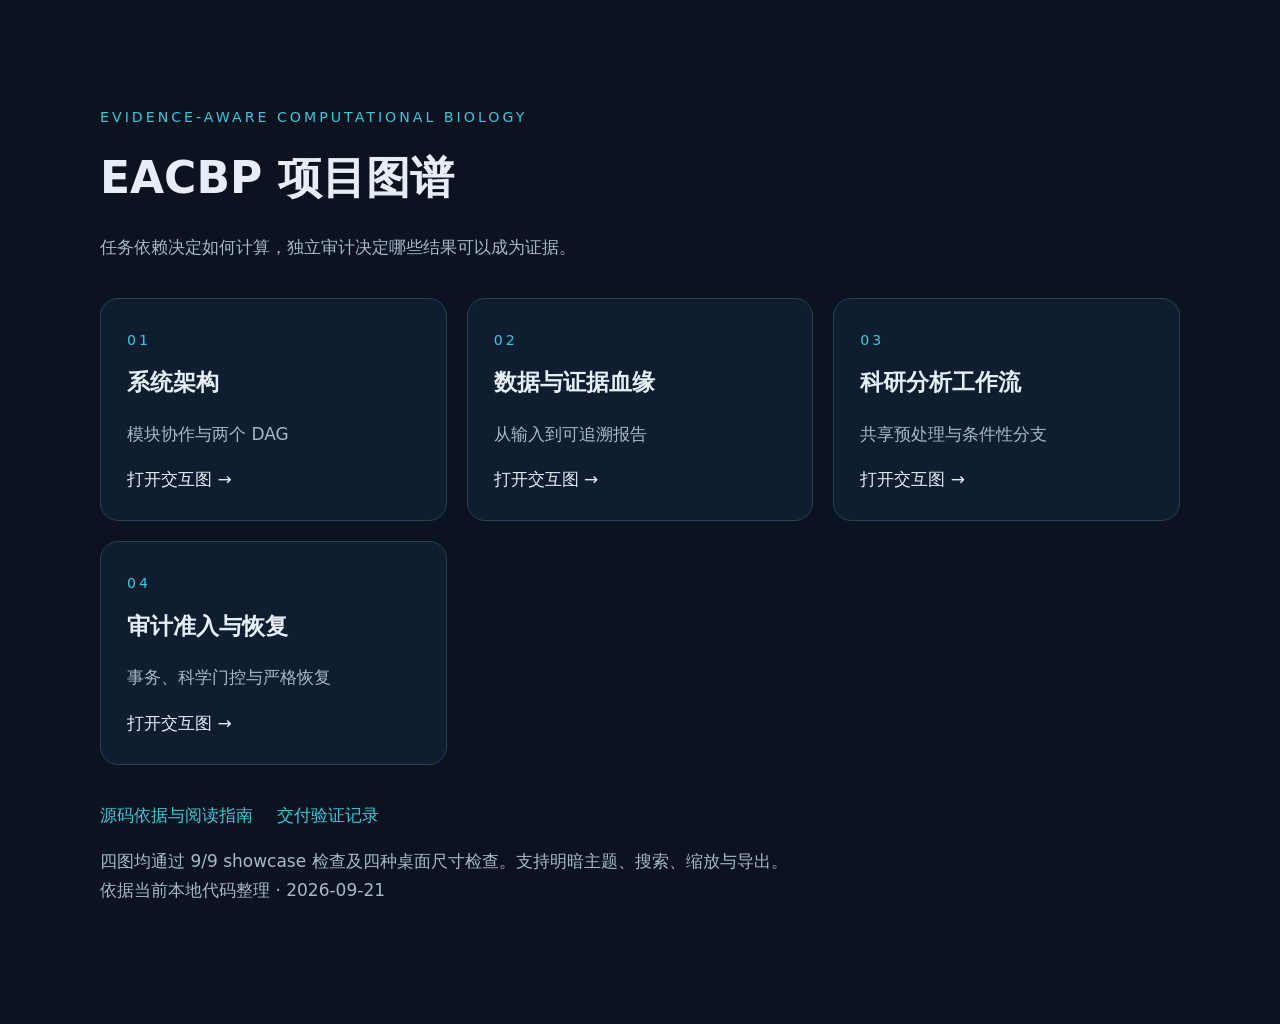
<file: docs/archify/index.html>
<!doctype html><html lang="zh-CN"><meta charset="utf-8"><meta name="viewport" content="width=device-width, initial-scale=1"><title>EACBP 项目图谱</title><style>body{margin:0;background:#0b1220;color:#e5edf7;font:17px/1.7 system-ui,sans-serif}main{max-width:1080px;margin:8vh auto;padding:30px}small{color:#38c9db;letter-spacing:3px}h1{font-size:44px;margin:10px 0}p{color:#a8b8ca}section{display:grid;grid-template-columns:repeat(auto-fit,minmax(300px,1fr));gap:20px;margin:36px 0}a{color:inherit;text-decoration:none}article{padding:26px;border:1px solid #2b3e56;border-radius:18px;background:#101d30}article:hover{border-color:#38c9db}h2{font-size:23px;margin:10px 0}footer a{color:#38c9db;margin-right:24px}</style><main><small>EVIDENCE-AWARE COMPUTATIONAL BIOLOGY</small><h1>EACBP 项目图谱</h1><p>任务依赖决定如何计算，独立审计决定哪些结果可以成为证据。</p><section><a href="architecture.html"><article><small>01</small><h2>系统架构</h2><p>模块协作与两个 DAG</p><span>打开交互图 →</span></article></a><a href="dataflow.html"><article><small>02</small><h2>数据与证据血缘</h2><p>从输入到可追溯报告</p><span>打开交互图 →</span></article></a><a href="research-workflow.html"><article><small>03</small><h2>科研分析工作流</h2><p>共享预处理与条件性分支</p><span>打开交互图 →</span></article></a><a href="audit-recovery.html"><article><small>04</small><h2>审计准入与恢复</h2><p>事务、科学门控与严格恢复</p><span>打开交互图 →</span></article></a></section><footer><a href="README.md">源码依据与阅读指南</a><a href="handoff.json">交付验证记录</a></footer><p>四图均通过 9/9 showcase 检查及四种桌面尺寸检查。支持明暗主题、搜索、缩放与导出。<br>依据当前本地代码整理 · 2026-09-21</p></main></html>
</file>
